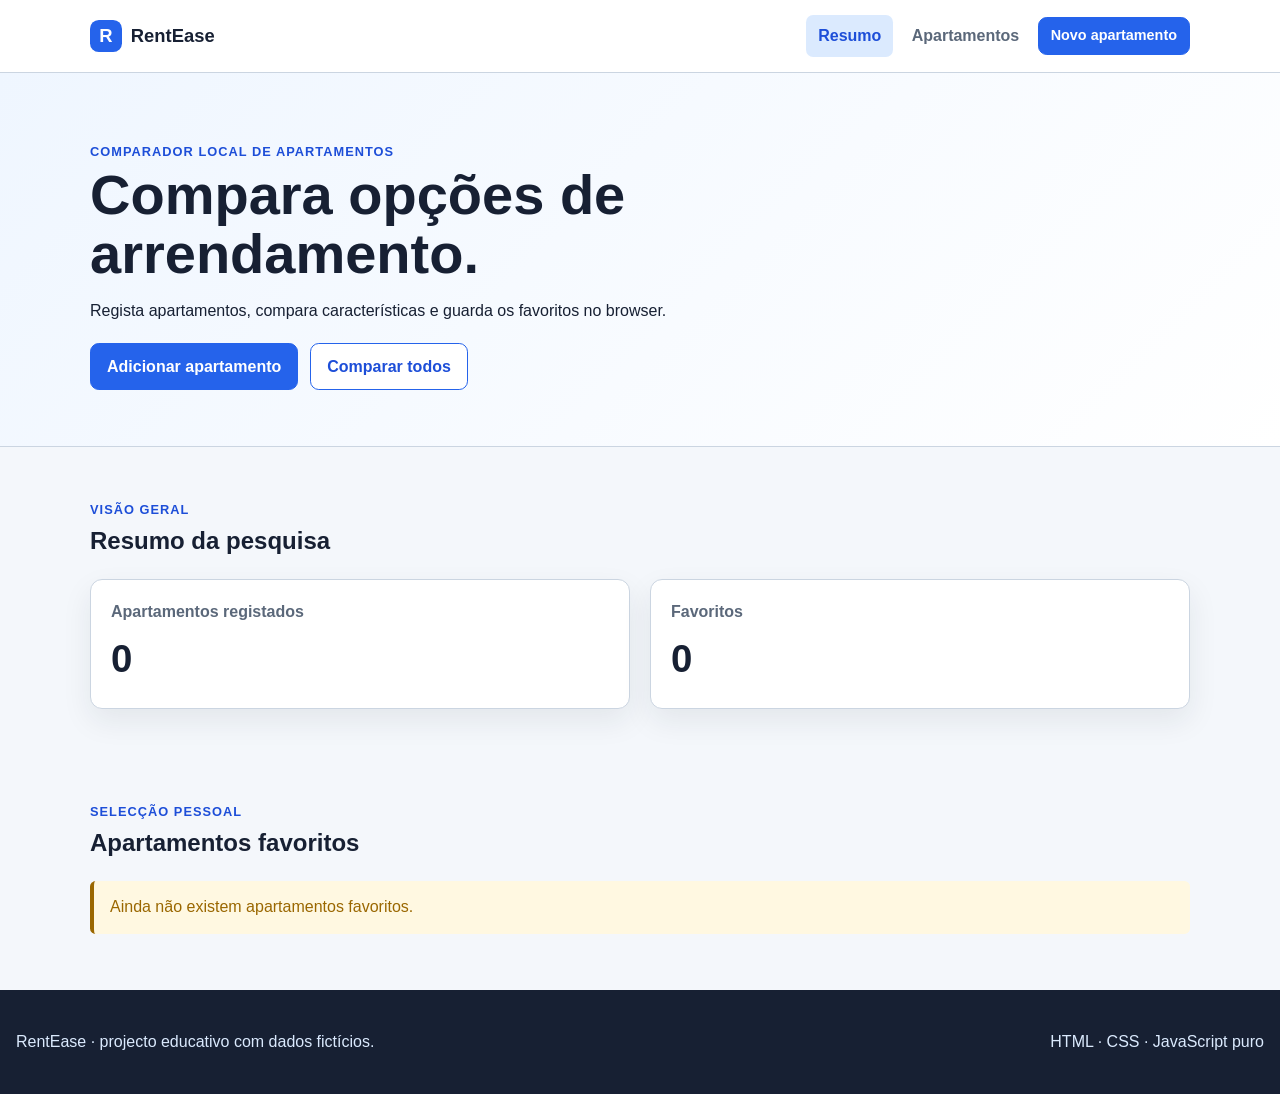
<file: index.html>
<!doctype html>
<html lang="pt-PT">
  <head>
    <meta charset="UTF-8" />
    <meta name="viewport" content="width=device-width, initial-scale=1.0" />
    <meta
      name="description"
      content="Resumo e apartamentos favoritos guardados no RentEase."
    />
    <title>RentEase — Resumo</title>
    <link rel="icon" href="data:," />
    <link rel="stylesheet" href="css/styles.css" />
    <script src="js/storage.js" defer></script>
    <script src="js/home.js" defer></script>
  </head>
  <body>
    <header class="site-header">
      <nav class="nav container">
        <a class="brand" href="index.html">
          <span class="brand__mark">R</span>
          <span>RentEase</span>
        </a>

        <div class="nav__links">
          <a class="current-page" href="index.html">Resumo</a>
          <a href="flats.html">Apartamentos</a>
          <a class="button button--small" href="new-flat.html"
            >Novo apartamento</a
          >
        </div>
      </nav>
    </header>

    <main>
      <section class="page-hero">
        <div class="container">
          <p class="eyebrow">Comparador local de apartamentos</p>
          <h1>Compara opções de arrendamento.</h1>
          <p>
            Regista apartamentos, compara características e guarda os favoritos
            no browser.
          </p>

          <div class="hero-actions">
            <a class="button" href="new-flat.html">Adicionar apartamento</a>
            <a class="button button--secondary" href="flats.html"
              >Comparar todos</a
            >
          </div>
        </div>
      </section>

      <section class="container summary-section">
        <div class="section-heading">
          <p class="eyebrow">Visão geral</p>
          <h2>Resumo da pesquisa</h2>
        </div>

        <div class="stats-grid">
          <article class="stat-card">
            <span class="stat-card__label">Apartamentos registados</span>
            <strong class="stat-card__value" id="totalFlatsCount">0</strong>
          </article>

          <article class="stat-card">
            <span class="stat-card__label">Favoritos</span>
            <strong class="stat-card__value" id="favouriteFlatsCount">0</strong>
          </article>
        </div>
      </section>

      <section class="container content-section">
        <div class="section-heading">
          <p class="eyebrow">Selecção pessoal</p>
          <h2>Apartamentos favoritos</h2>
        </div>

        <div id="homeFeedback" class="feedback" hidden></div>
        <div id="favouriteList" class="property-grid"></div>
      </section>
    </main>
    <footer class="site-footer">
      <p>RentEase · projecto educativo com dados fictícios.</p>
      <p>HTML · CSS · JavaScript puro</p>
    </footer>
  </body>
</html>
</file>
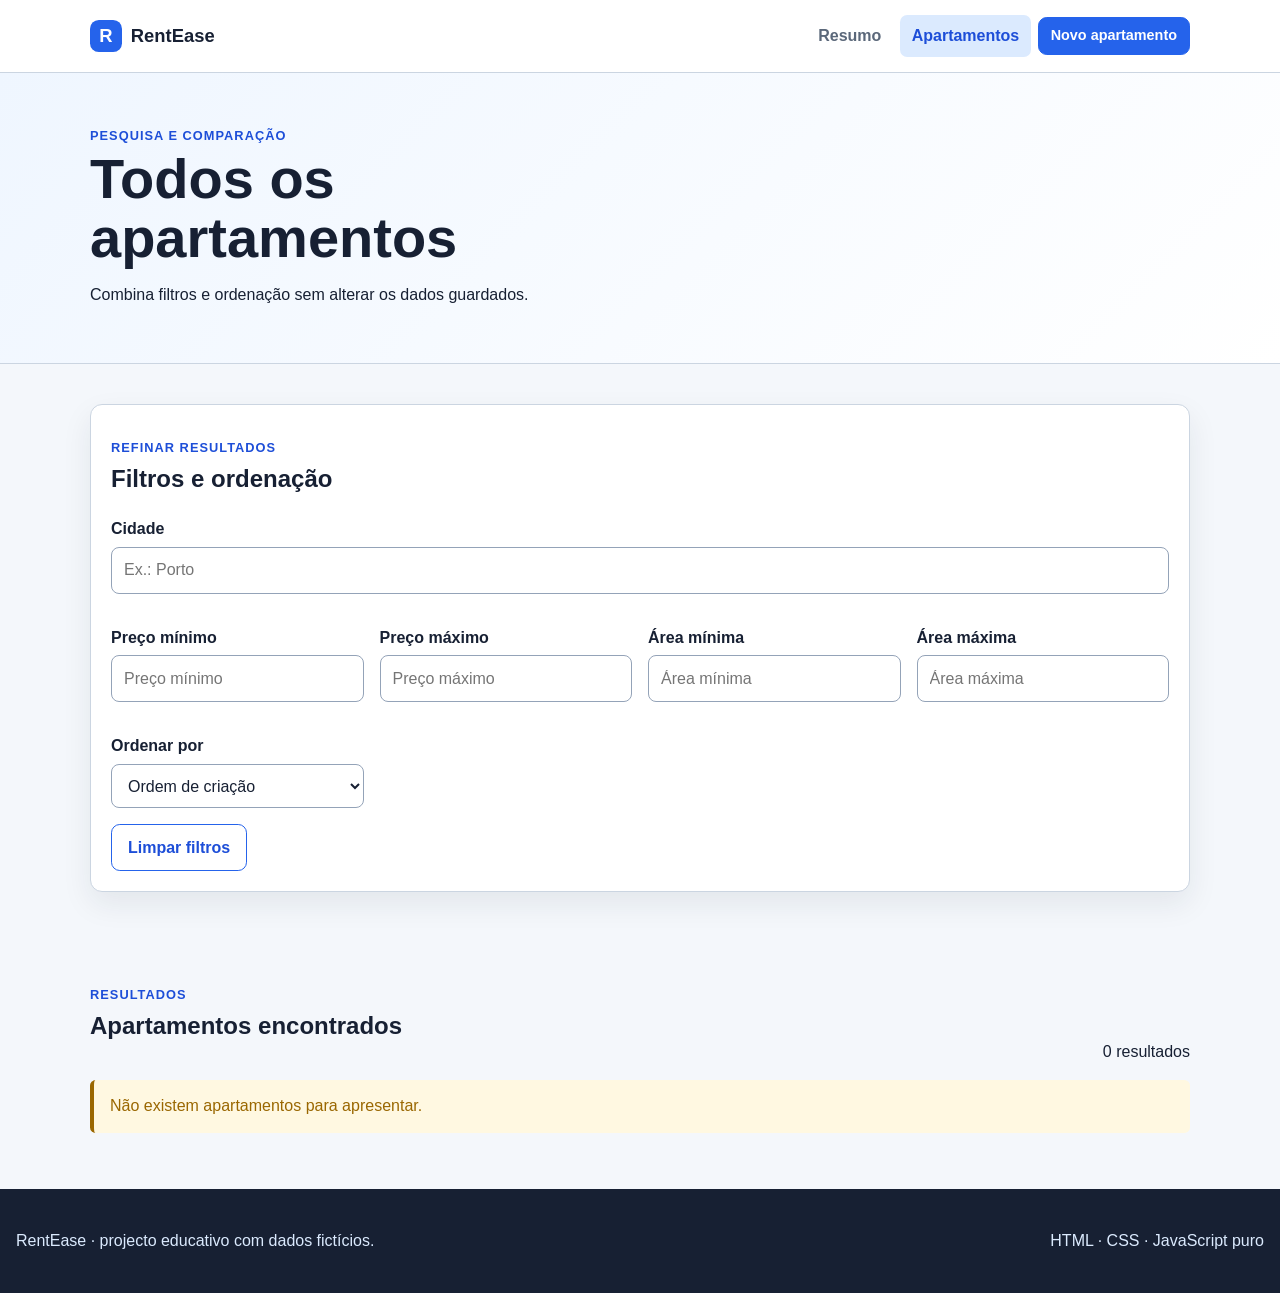
<file: flats.html>
<!doctype html>
<html lang="pt-PT">
  <head>
    <meta charset="UTF-8" />
    <meta name="viewport" content="width=device-width, initial-scale=1.0" />
    <meta
      name="description"
      content="Lista, filtra e ordena os apartamentos guardados no RentEase."
    />
    <title>RentEase — Apartamentos</title>
    <link rel="icon" href="data:," />
    <link rel="stylesheet" href="css/styles.css" />
    <script src="js/storage.js" defer></script>
    <script src="js/flats.js" defer></script>
  </head>
  <body>
    <header class="site-header">
      <nav class="nav container">
        <a class="brand" href="index.html">
          <span class="brand__mark">R</span>
          <span>RentEase</span>
        </a>

        <div class="nav__links">
          <a href="index.html">Resumo</a>
          <a class="current-page" href="flats.html">Apartamentos</a>
          <a class="button button--small" href="new-flat.html"
            >Novo apartamento</a
          >
        </div>
      </nav>
    </header>

    <main>
      <section class="page-title">
        <div class="container">
          <p class="eyebrow">Pesquisa e comparação</p>
          <h1>Todos os apartamentos</h1>
          <p>Combina filtros e ordenação sem alterar os dados guardados.</p>
        </div>
      </section>

      <section class="container content-section">
        <form id="filtersForm" class="filters-panel">
          <div class="section-heading">
            <p class="eyebrow">Refinar resultados</p>
            <h2>Filtros e ordenação</h2>
          </div>

          <div class="filters-grid">
            <div class="field field--wide">
              <label for="cityFilter">Cidade</label>
              <input
                id="cityFilter"
                name="city"
                type="search"
                placeholder="Ex.: Porto"
              />
            </div>

            <div class="field">
              <label for="minPriceFilter">Preço mínimo</label>
              <input
                id="minPriceFilter"
                name="minPrice"
                type="number"
                min="0"
                step="0.01"
                placeholder="Preço mínimo"
              />
            </div>

            <div class="field">
              <label for="maxPriceFilter">Preço máximo</label>
              <input
                id="maxPriceFilter"
                name="maxPrice"
                type="number"
                min="0"
                step="0.01"
                placeholder="Preço máximo"
              />
            </div>

            <div class="field">
              <label for="minAreaFilter">Área mínima</label>
              <input
                id="minAreaFilter"
                name="minArea"
                type="number"
                min="0"
                step="0.1"
                placeholder="Área mínima"
              />
            </div>

            <div class="field">
              <label for="maxAreaFilter">Área máxima</label>
              <input
                id="maxAreaFilter"
                name="maxArea"
                type="number"
                min="0"
                step="0.1"
                placeholder="Área máxima"
              />
            </div>

            <div class="field">
              <label for="sortBy">Ordenar por</label>
              <select id="sortBy" name="sortBy">
                <option value="none">Ordem de criação</option>
                <option value="city">Cidade</option>
                <option value="price">Preço</option>
                <option value="area">Área</option>
              </select>
            </div>
          </div>

          <button
            id="clearFiltersButton"
            class="button button--secondary"
            type="reset"
          >
            Limpar filtros
          </button>
        </form>
      </section>

      <section class="container content-section">
        <div class="section-heading section-heading--actions">
          <div>
            <p class="eyebrow">Resultados</p>
            <h2>Apartamentos encontrados</h2>
          </div>
          <output id="resultsCount">0 resultados</output>
        </div>

        <div id="flatsFeedback" class="feedback" hidden></div>
        <div id="flatList" class="property-grid"></div>
      </section>
    </main>
    <footer class="site-footer">
      <p>RentEase · projecto educativo com dados fictícios.</p>
      <p>HTML · CSS · JavaScript puro</p>
    </footer>
  </body>
</html>
</file>
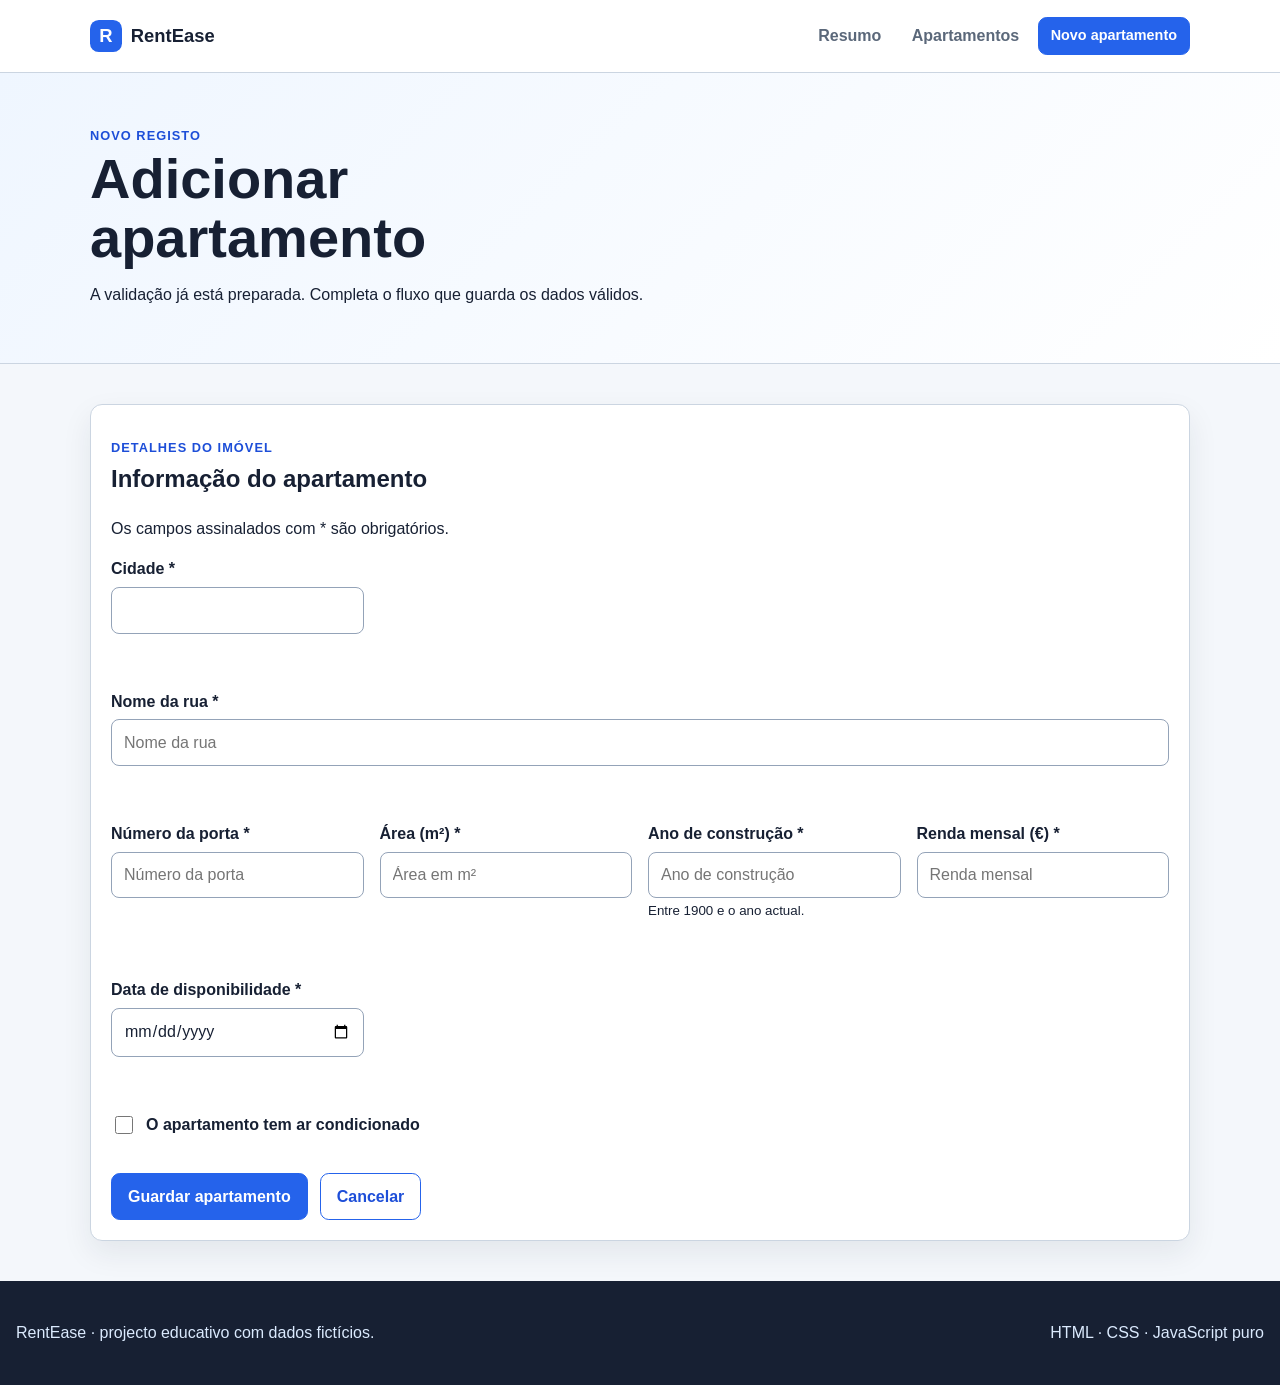
<file: new-flat.html>
<!doctype html>
<html lang="pt-PT">
  <head>
    <meta charset="UTF-8" />
    <meta name="viewport" content="width=device-width, initial-scale=1.0" />
    <meta
      name="description"
      content="Regista um novo apartamento no RentEase."
    />
    <title>RentEase — Novo apartamento</title>
    <link rel="icon" href="data:," />
    <link rel="stylesheet" href="css/styles.css" />
    <script src="js/storage.js" defer></script>
    <script src="js/new-flat.js" defer></script>
  </head>
  <body>
    <header class="site-header">
      <nav class="nav container">
        <a class="brand" href="index.html">
          <span class="brand__mark">R</span>
          <span>RentEase</span>
        </a>

        <div class="nav__links">
          <a href="index.html">Resumo</a>
          <a href="flats.html">Apartamentos</a>
          <a class="button button--small current-page" href="new-flat.html"
            >Novo apartamento</a
          >
        </div>
      </nav>
    </header>

    <main>
      <section class="page-title">
        <div class="container">
          <p class="eyebrow">Novo registo</p>
          <h1>Adicionar apartamento</h1>
          <p>
            A validação já está preparada. Completa o fluxo que guarda os dados
            válidos.
          </p>
        </div>
      </section>

      <section class="container content-section">
        <form id="newFlatForm" class="form-card" novalidate>
          <div class="section-heading">
            <p class="eyebrow">Detalhes do imóvel</p>
            <h2>Informação do apartamento</h2>
          </div>

          <p>Os campos assinalados com * são obrigatórios.</p>

          <div class="form-grid">
            <div class="field">
              <label for="city">Cidade *</label>
              <input id="city" name="city" type="text" required />
              <p id="cityError" class="field-error"></p>
            </div>

            <div class="field field--wide">
              <label for="streetName">Nome da rua *</label>
              <input
                id="streetName"
                name="streetName"
                type="text"
                placeholder="Nome da rua"
                required
              />
              <p id="streetNameError" class="field-error"></p>
            </div>

            <div class="field">
              <label for="streetNumber">Número da porta *</label>
              <input
                id="streetNumber"
                name="streetNumber"
                type="number"
                min="1"
                step="1"
                placeholder="Número da porta"
                required
              />
              <p id="streetNumberError" class="field-error"></p>
            </div>

            <div class="field">
              <label for="areaSize">Área (m²) *</label>
              <input
                id="areaSize"
                name="areaSize"
                type="number"
                min="0"
                step="0.1"
                placeholder="Área em m²"
                required
              />
              <p id="areaSizeError" class="field-error"></p>
            </div>

            <div class="field">
              <label for="yearBuilt">Ano de construção *</label>
              <input
                id="yearBuilt"
                name="yearBuilt"
                type="number"
                min="1900"
                step="1"
                placeholder="Ano de construção"
                required
              />
              <small>Entre 1900 e o ano actual.</small>
              <p id="yearBuiltError" class="field-error"></p>
            </div>

            <div class="field">
              <label for="rentPrice">Renda mensal (€) *</label>
              <input
                id="rentPrice"
                name="rentPrice"
                type="number"
                min="0"
                step="0.01"
                placeholder="Renda mensal"
                required
              />
              <p id="rentPriceError" class="field-error"></p>
            </div>

            <div class="field">
              <label for="dateAvailable">Data de disponibilidade *</label>
              <input
                id="dateAvailable"
                name="dateAvailable"
                type="date"
                required
              />
              <p id="dateAvailableError" class="field-error"></p>
            </div>

            <div class="field checkbox-field field--wide">
              <input id="hasAC" name="hasAC" type="checkbox" />
              <label for="hasAC">O apartamento tem ar condicionado</label>
            </div>
          </div>

          <div id="formFeedback" class="feedback" hidden>
            <span id="formFeedbackText"></span>
            <a id="viewFlatsLink" href="flats.html" hidden>Ver apartamentos</a>
          </div>

          <div class="form-actions">
            <button class="button" type="submit">Guardar apartamento</button>
            <a class="button button--secondary" href="flats.html">Cancelar</a>
          </div>
        </form>
      </section>
    </main>
    <footer class="site-footer">
      <p>RentEase · projecto educativo com dados fictícios.</p>
      <p>HTML · CSS · JavaScript puro</p>
    </footer>
  </body>
</html>
</file>
<file: css/styles.css>
:root {
  --color-primary: #2563eb;
  --color-primary-dark: #1d4ed8;
  --color-primary-soft: #dbeafe;
  --color-ink: #172033;
  --color-muted: #5b687a;
  --color-border: #cbd5e1;
  --color-surface: #ffffff;
  --color-page: #f4f7fb;
  --color-success: #18794e;
  --color-danger: #b42318;
  --color-warning: #9a6700;
  --radius: 0.75rem;
  --shadow: 0 12px 30px rgba(23, 32, 51, 0.08);
}

* {
  box-sizing: border-box;
}

body {
  margin: 0;
  color: var(--color-ink);
  background: var(--color-page);
  font-family: Arial, Helvetica, sans-serif;
  line-height: 1.5;
}

a {
  color: var(--color-primary-dark);
}

button,
input,
select {
  font: inherit;
}

button,
a {
  -webkit-tap-highlight-color: transparent;
}

:focus-visible {
  outline: 3px solid #f59e0b;
  outline-offset: 3px;
}

.container {
  width: min(1100px, calc(100% - 2rem));
  margin-inline: auto;
}

.site-header {
  position: sticky;
  top: 0;
  z-index: 10;
  background: rgba(255, 255, 255, 0.96);
  border-bottom: 1px solid var(--color-border);
}

.nav {
  min-height: 4.5rem;
  display: flex;
  align-items: center;
  justify-content: space-between;
  flex-wrap: wrap;
  gap: 1rem;
  padding-block: 0.75rem;
}

.brand {
  display: inline-flex;
  align-items: center;
  gap: 0.55rem;
  color: var(--color-ink);
  font-size: 1.15rem;
  font-weight: 800;
  text-decoration: none;
}

.brand__mark {
  width: 2rem;
  height: 2rem;
  display: grid;
  place-items: center;
  color: white;
  background: var(--color-primary);
  border-radius: 0.55rem;
}

.nav__links {
  display: flex;
  align-items: center;
  flex-wrap: wrap;
  gap: 0.4rem;
}

.nav__links > a:not(.button) {
  padding: 0.55rem 0.75rem;
  color: var(--color-muted);
  border-radius: 0.45rem;
  font-weight: 700;
  text-decoration: none;
}

.nav__links > a:not(.button):hover,
.nav__links > a.current-page:not(.button) {
  color: var(--color-primary-dark);
  background: var(--color-primary-soft);
}

.button {
  min-height: 2.75rem;
  display: inline-flex;
  align-items: center;
  justify-content: center;
  padding: 0.65rem 1rem;
  color: white;
  background: var(--color-primary);
  border: 1px solid var(--color-primary);
  border-radius: 0.55rem;
  font-weight: 800;
  text-decoration: none;
  cursor: pointer;
}

.button:hover {
  background: var(--color-primary-dark);
  color: var(--color-primary-soft); /*starter file didn't have the letter color*/
}

.button--secondary {
  color: var(--color-primary-dark);
  background: white;
}

.button--small {
  min-height: 2.35rem;
  padding: 0.45rem 0.75rem;
  font-size: 0.9rem;
}

.button--danger {
  color: white;
  background: var(--color-danger);
  border-color: var(--color-danger);
}

.page-hero,
.page-title {
  padding: 3.5rem 0;
  background: linear-gradient(135deg, #eff6ff, #ffffff);
  border-bottom: 1px solid var(--color-border);
}

.page-title {
  padding-block: 2.5rem;
}

h1,
h2,
h3,
p {
  overflow-wrap: anywhere;
}

h1 {
  max-width: 18ch;
  margin: 0.3rem 0 0.75rem;
  font-size: clamp(2rem, 6vw, 3.5rem);
  line-height: 1.05;
}

h2,
h3 {
  margin-top: 0;
}

.eyebrow {
  margin-bottom: 0.25rem;
  color: var(--color-primary-dark);
  font-size: 0.8rem;
  font-weight: 900;
  letter-spacing: 0.08em;
  text-transform: uppercase;
}

.hero-actions,
.form-actions,
.property-card__actions {
  display: flex;
  flex-wrap: wrap;
  gap: 0.75rem;
  margin-top: 1.25rem;
}

.summary-section,
.content-section {
  padding-block: 2.5rem;
}

.section-heading {
  margin-bottom: 1rem;
}

.section-heading--actions {
  display: flex;
  align-items: end;
  justify-content: space-between;
  flex-wrap: wrap;
  gap: 1rem;
}

.stats-grid,
.property-grid {
  display: grid;
  grid-template-columns: repeat(auto-fit, minmax(240px, 1fr));
  gap: 1.25rem;
}

.stat-card,
.property-card,
.filters-panel,
.form-card {
  padding: 1.25rem;
  background: var(--color-surface);
  border: 1px solid var(--color-border);
  border-radius: var(--radius);
  box-shadow: var(--shadow);
}

.stat-card__label {
  display: block;
  color: var(--color-muted);
  font-weight: 700;
}

.stat-card__value {
  display: block;
  margin-top: 0.4rem;
  font-size: 2.4rem;
}

.filters-grid,
.form-grid {
  display: grid;
  grid-template-columns: repeat(auto-fit, minmax(200px, 1fr));
  gap: 1rem;
}

.field--wide {
  grid-column: 1/-1;
}

.field {
  margin-bottom: 1rem;
}

.field label {
  display: block;
  margin-bottom: 0.35rem;
  font-weight: 800;
}

.field input,
.field select {
  width: 100%;
  min-height: 2.8rem;
  padding: 0.65rem 0.75rem;
  color: var(--color-ink);
  background: white;
  border: 1px solid #94a3b8;
  border-radius: 0.5rem;
}

.checkbox-field {
  display: flex;
  align-items: center;
  gap: 0.6rem;
}

.checkbox-field input {
  width: 1.15rem;
  min-height: 1.15rem;
}

.checkbox-field label {
  margin: 0;
}

.field input.input-error {
  border-color: var(--color-danger);
  box-shadow: 0 0 0 3px rgba(180, 35, 24, 0.12);
}

.field-error {
  min-height: 1.25rem;
  margin: 0.25rem 0 0;
  color: var(--color-danger);
  font-size: 0.85rem;
  font-weight: 700;
}

.feedback {
  margin-block: 1rem;
  padding: 0.9rem 1rem;
  color: #075985;
  background: #e0f2fe;
  border-left: 4px solid #0284c7;
  border-radius: 0.35rem;
}

.feedback[data-type="success"] {
  color: var(--color-success);
  background: #ecfdf3;
  border-left-color: var(--color-success);
}

.feedback[data-type="error"] {
  color: var(--color-danger);
  background: #fff1f0;
  border-left-color: var(--color-danger);
}

.feedback[data-type="warning"] {
  color: var(--color-warning);
  background: #fff8e1;
  border-left-color: var(--color-warning);
}

.property-card__header {
  display: flex;
  align-items: start;
  justify-content: space-between;
  gap: 1rem;
}

.property-card__address,
.property-card__id {
  margin: 0.2rem 0 0;
  color: var(--color-muted);
}

.property-card__facts {
  display: grid;
  grid-template-columns: repeat(auto-fit, minmax(120px, 1fr));
  gap: 0.75rem;
  margin: 1rem 0;
}

.property-card__fact {
  display: flex;
  flex-direction: column;
  gap: 0.2rem;
}

.property-card__fact-label {
  margin: 0;
  color: var(--color-muted);
  font-size: 0.8rem;
  font-weight: 700;
}

.property-card__fact-value {
  margin: 0;
  font-size: 1.05rem;
  font-weight: 800;
}

.badge {
  padding: 0.3rem 0.55rem;
  color: #9a4b00;
  background: #fff0df;
  border-radius: 999px;
  font-size: 0.8rem;
  font-weight: 900;
}

.site-footer {
  background-color: var(--color-ink);
  color: var(--color-primary-soft);
  padding: 1.5rem 1rem;
  display: flex;
  justify-content: space-between;
  flex-wrap: wrap;
  gap: 0.5rem;
}

@media (max-width: 700px) {
  .nav {
    justify-content: center;
    text-align: center;
  }

  .page-hero,
  .page-title {
    padding: 2rem 0;
    text-align: center;
  }

  .hero-actions,
  .form-actions,
  .property-card__actions {
    justify-content: center;
  }

  .site-footer {
    flex-direction: column;
    text-align: center;
  }

  .stat-card__value {
    font-size: 1.9rem;
  }
}
</file>
